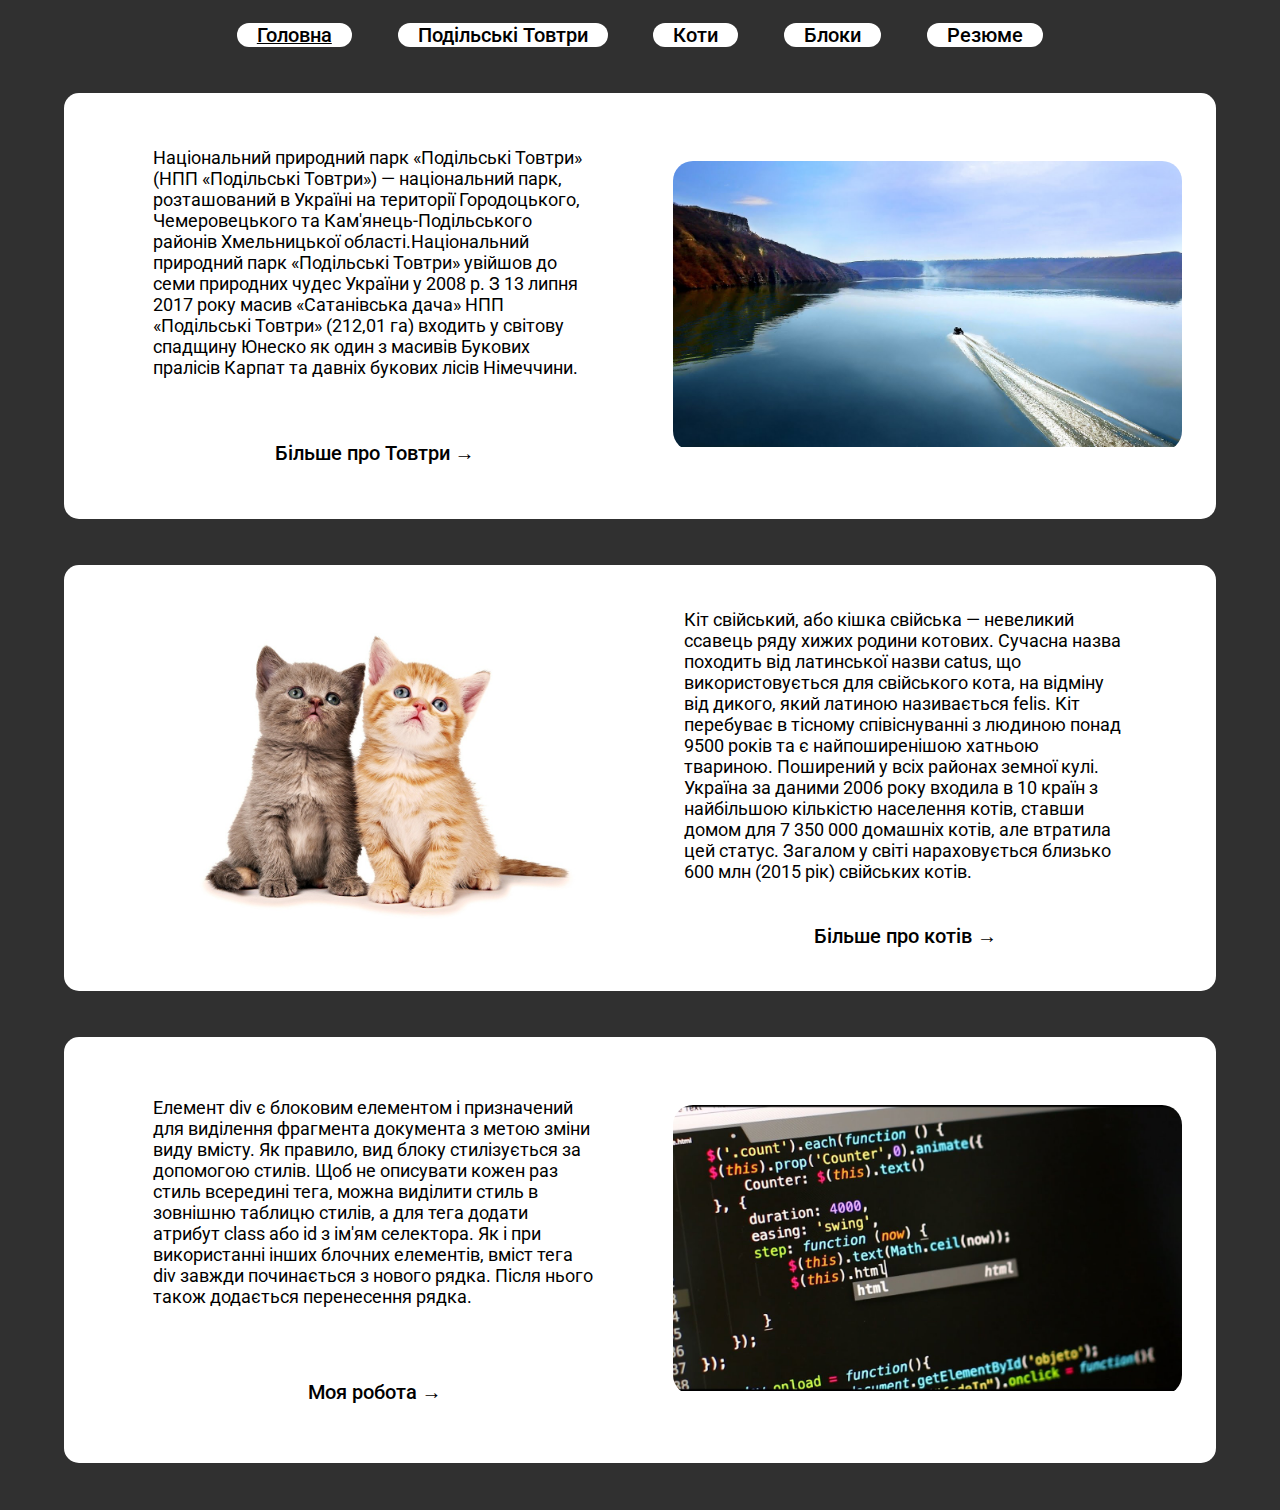
<file: index.html>
<!DOCTYPE html>
<html lang="en">
<head>
	<meta charset="UTF-8">
	<meta name="viewport" content="width=device-width, initial-scale=1.0">
	<link rel="stylesheet" href="./css/style.css">
	<title>Головна</title>
</head>
<body>
	<div class="conteiner">
		<nav class="navigation">
			<div class="navigation__links">
				<div class="navigation__link"><a href="./index.html">Головна</a></div>
				<div class="navigation__link"><a href="./Проект/index.html">Подільські Товтри</a></div>
				<div class="navigation__link"><a href="./Коти/index.html">Коти</a></div>
				<div class="navigation__link"><a href="./Blocks/index.html">Блоки</a></div>
				<div class="navigation__link"><a href="./Резюме/index.html">Резюме</a></div>
			</div>
		</nav>
		<div class="tovtru block">
			<div class="tovtru__info info">
				<div class="tovtru__text text">
					Національний природний парк «Подільські Товтри» (НПП «Подільські Товтри»)
					— національний парк, розташований в Україні на території Городоцького, Чемеровецького
					та Кам'янець-Подільського районів Хмельницької області.Національний природний парк
					«Подільські Товтри» увійшов до семи природних чудес України у 2008 р. З 13 липня
					2017 року масив «Сатанівська дача» НПП «Подільські Товтри» (212,01 га)
					входить у світову спадщину Юнеско як один з масивів Букових пралісів Карпат та давніх
					букових лісів Німеччини.		
				</div>
				<div class="tovtru__button button"><a href="./Проект/index.html">Більше про Товтри →</a></div>
			</div>
			<div class="tovtru__foto foto">
				<img src="./images/podilsky-tovtry-min.jpg" alt="">
			</div>
		</div>
		<div class="cats block">
			<div class="cats__foto foto">
				<img src="./images/cat.jpg" alt="">
			</div>
			<div class="cats__info info">
				<div class="cats__text text">
					Кіт свійський, або кішка свійська — невеликий ссавець ряду хижих родини котових.
					Сучасна назва походить від латинської назви catus, що використовується для свійського кота,
					на відміну від дикого, який латиною називається felis. Кіт перебуває в тісному співіснуванні
					з людиною понад 9500 років та є найпоширенішою хатньою твариною. Поширений
					у всіх районах земної кулі. Україна за даними 2006 року входила в 10 країн з найбільшою
					кількістю населення котів, ставши домом для 7 350 000 домашніх котів, але втратила цей статус.
					Загалом у світі нараховується близько 600 млн (2015 рік) свійських котів.
				</div>
				<div class="cats__button button">
					<a href="./Коти/index.html">Більше про котів →</a>
				</div>
			</div>
		</div>
		<div class="blocks block">
			<div class="blocks__info info">
				<div class="blocks__text text">
					Елемент div є блоковим елементом і призначений для виділення фрагмента
					документа з метою зміни виду вмісту. Як правило, вид блоку стилізується
					за допомогою стилів. Щоб не описувати кожен раз стиль всередині тега,
					можна виділити стиль в зовнішню таблицю стилів, а для тега додати атрибут
					class або id з ім'ям селектора. Як і при використанні інших блочних елементів,
					вміст тега div завжди починається з нового рядка. 
					Після нього також додається перенесення рядка.
				</div>
				<div class="blocks__button button"><a href="./Blocks/index.html">Моя робота →</a></div>
			</div>
			<div class="blocks__foto foto">
				<img src="./images/code.jpg" alt="">
			</div>
		</div>
	</div>	
</body>
</html>
</file>
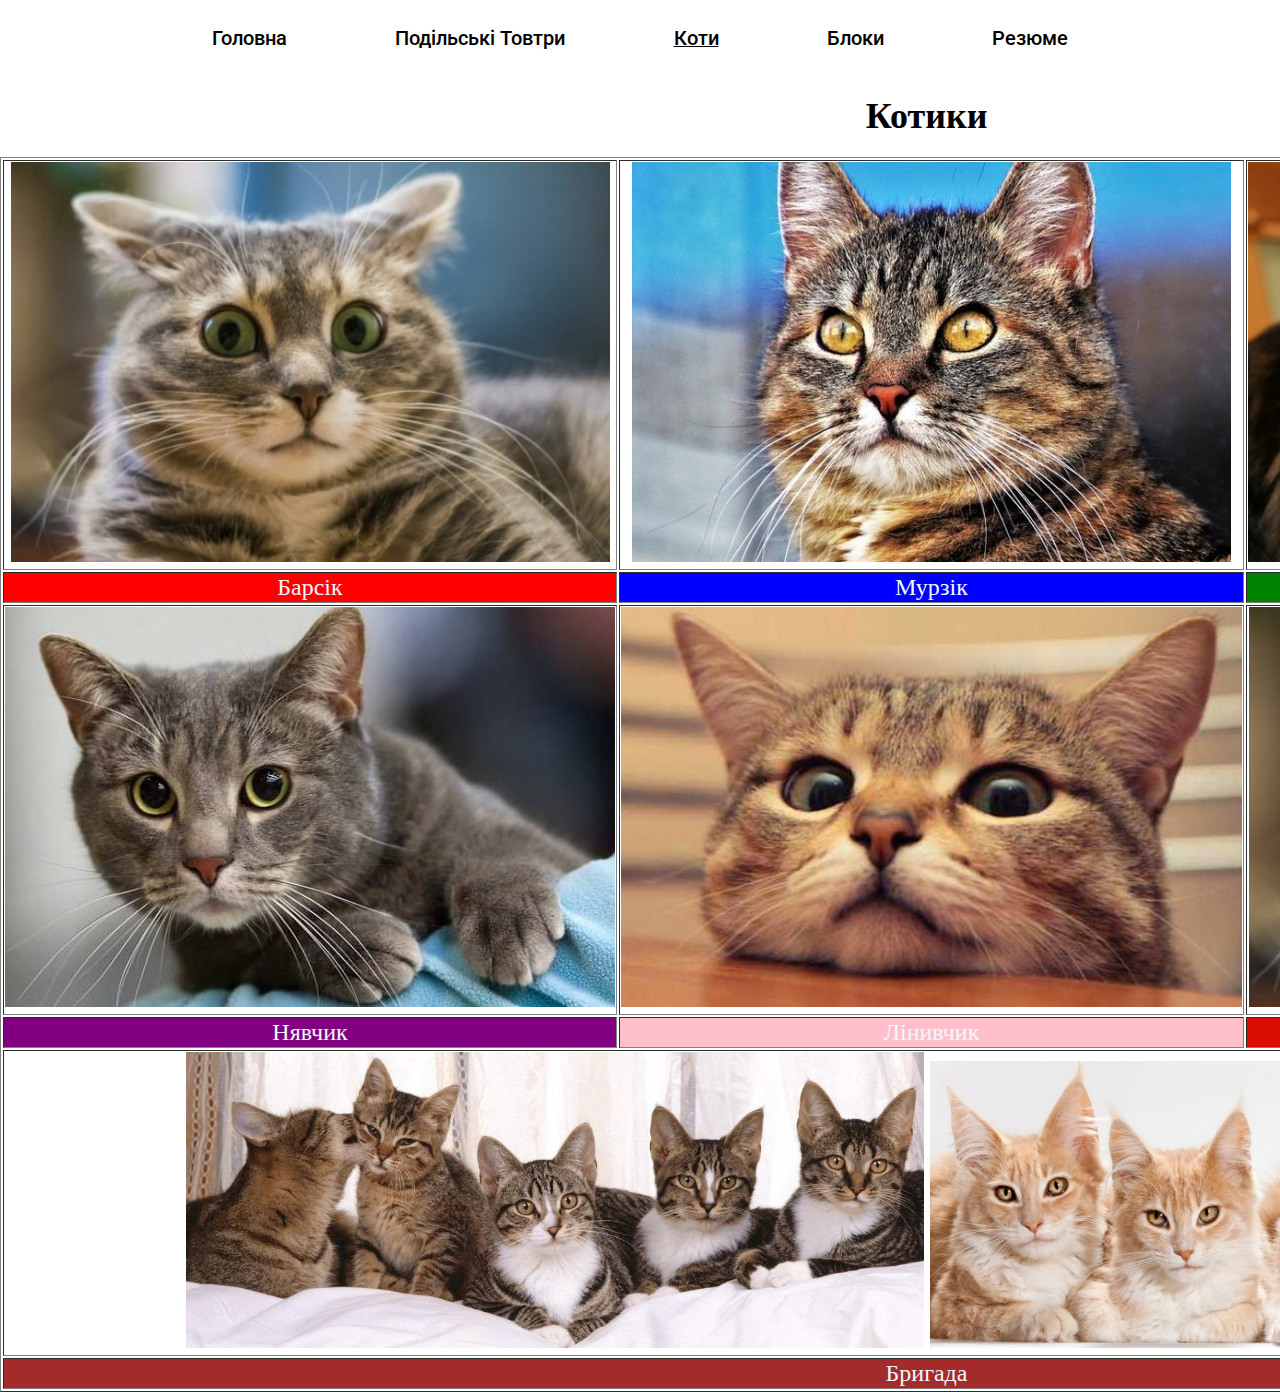
<file: Коти/index.html>
<!DOCTYPE html>
<html>
<head>
	<link rel="stylesheet" href="./css/style.css">
	<title>Таблиця</title>
</head>
<body>
	<nav class="navigation">
		<div class="navigation__links">
			<div class="navigation__link"><a href="../index.html">Головна</a></div>
			<div class="navigation__link"><a href="../Проект/index.html">Подільські Товтри</a></div>
			<div class="navigation__link"><a href="./index.html">Коти</a></div>
			<div class="navigation__link"><a href="../Blocks/index.html">Блоки</a></div>
			<div class="navigation__link"><a href="../Резюме/index.html">Резюме</a></div>
		</div>
	</nav>
	<table border="1">
		<caption>Котики</caption>
		<tr>
			<td>
				<img src="./images/1.jpg" alt="Eror: the picture is not displayed">
			</td>
			<td>
				<img src="./images/2.jpg" alt="Eror: the picture is not displayed">
			</td>
			<td>
				<img src="./images/3.jpg" alt="Eror: the picture is not displayed">
			</td>
		</tr>
		<tr>
			<td bgcolor="red">
				Барсік
			</td>
			<td bgcolor="blue">
				Мурзік
			</td>
			<td bgcolor="green">
				Леопольд
			</td>
		</tr>
		<tr>
			<td>
				<img src="./images/4.jpg" alt="Eror: the picture is not displayed">
			</td>
			<td>
				<img src="./images/6.jpg" alt="Eror: the picture is not displayed">
			</td>
			<td>
				<img src="./images/1.jpg" alt="Eror: the picture is not displayed">
			</td>
		</tr>
		<tr>
			<td bgcolor="purple">
				Нявчик
			</td>
			<td bgcolor="pink">
				Лінивчик
			</td>
			<td bgcolor="darkyellow">
				Знову Барсік
			</td>
		</tr>
		<tr class="brigade">
			<td colspan="3">
				<img src="./images/8-1.jpg" alt="Eror: the picture is not displayed">
				<img src="./images/5.jpg" alt="Eror: the picture is not displayed">
			</td>
		</tr>
		<tr>
			<td bgcolor="brown" colspan="3">
				Бригада
			</td>
		</tr>
	</table>
</body>
</html>
</file>
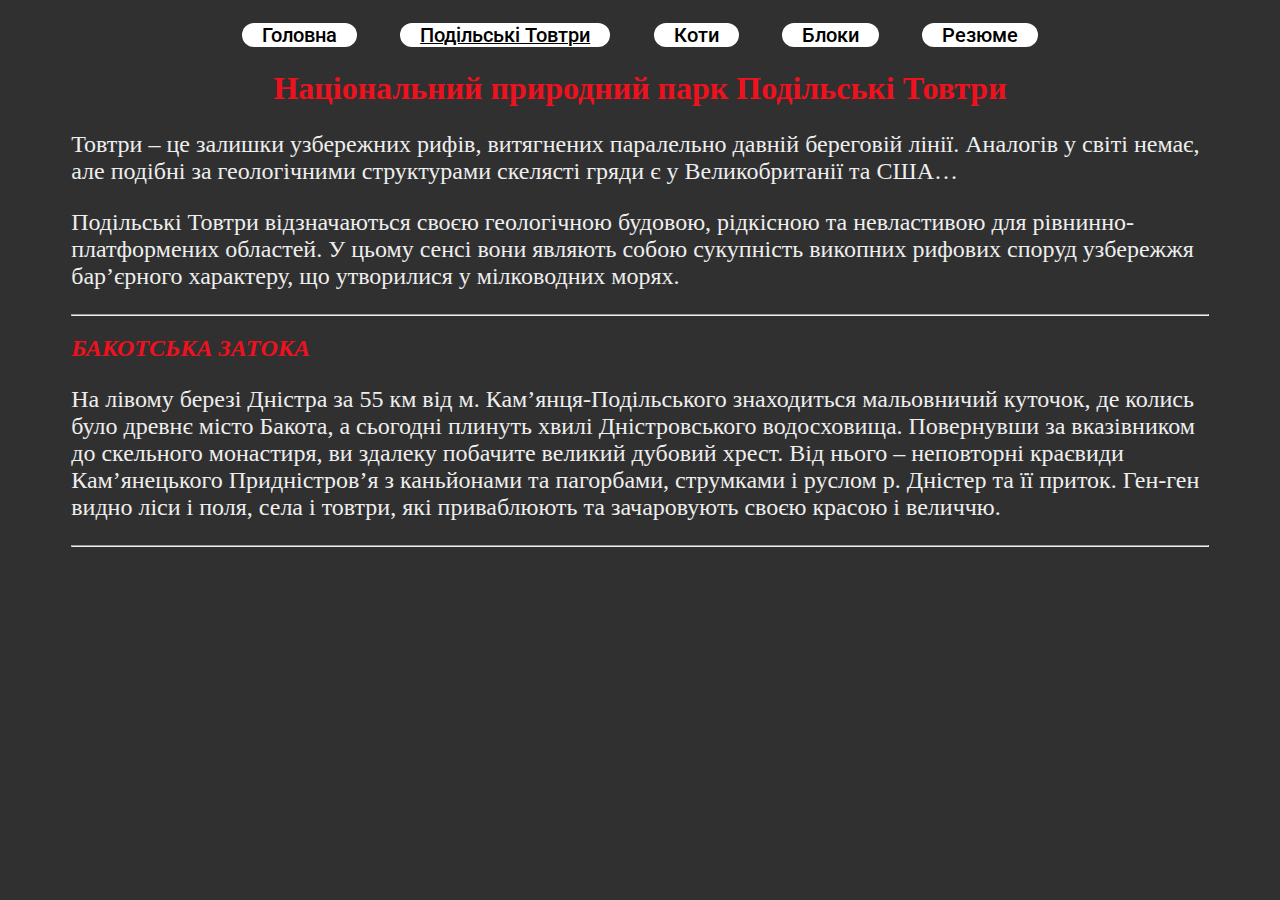
<file: Проект/index.html>
<html>
	<head>
		<title>Товтри</title>
		<!-- Підключаємо CSS -->
		<link rel="stylesheet" href="./css/style.css">
	</head>
	<body>
		<div class="conteiner">
			<nav class="navigation">
				<div class="navigation__links">
					<div class="navigation__link"><a href="../index.html">Головна</a></div>
					<div class="navigation__link"><a href="./index.html">Подільські Товтри</a></div>
					<div class="navigation__link"><a href="../Коти/index.html">Коти</a></div>
					<div class="navigation__link"><a href="../Blocks/index.html">Блоки</a></div>
					<div class="navigation__link"><a href="../Резюме/index.html">Резюме</a></div>
				</div>
			</nav>
			<h1>Національний природний парк Подільські Товтри</h1>
			<p>
				Товтри – це залишки узбережних рифів, витягнених паралельно давній
				береговій лінії. Аналогів у світі немає, але подібні за геологічними структурами
				скелясті гряди є у Великобританії та США…
			</p>
			<p>
				Подільські Товтри відзначаються своєю геологічною будовою, рідкісною та
				невластивою для рівнинно-платформених областей. У цьому сенсі вони являють
				собою сукупність викопних рифових споруд узбережжя бар’єрного характеру, що
				утворилися у мілководних морях.
			</p>
			<hr>
			<h2>
				<em>БАКОТСЬКА ЗАТОКА</em>
			</h2>
			<p>
				На лівому березі Дністра за 55 км від м. Кам’янця-Подільського знаходиться
				мальовничий куточок, де колись було древнє місто Бакота, а сьогодні плинуть хвилі
				Дністровського водосховища. Повернувши за вказівником до скельного монастиря,
				ви здалеку побачите великий дубовий хрест. Від нього – неповторні краєвиди
				Кам’янецького Придністров’я з каньйонами та пагорбами, струмками і руслом р.
				Дністер та її приток. Ген-ген видно ліси і поля, села і товтри, які приваблюють та
				зачаровують своєю красою і величчю.
			</p>
			<hr>
		</div>
	</body>
</html>
</file>
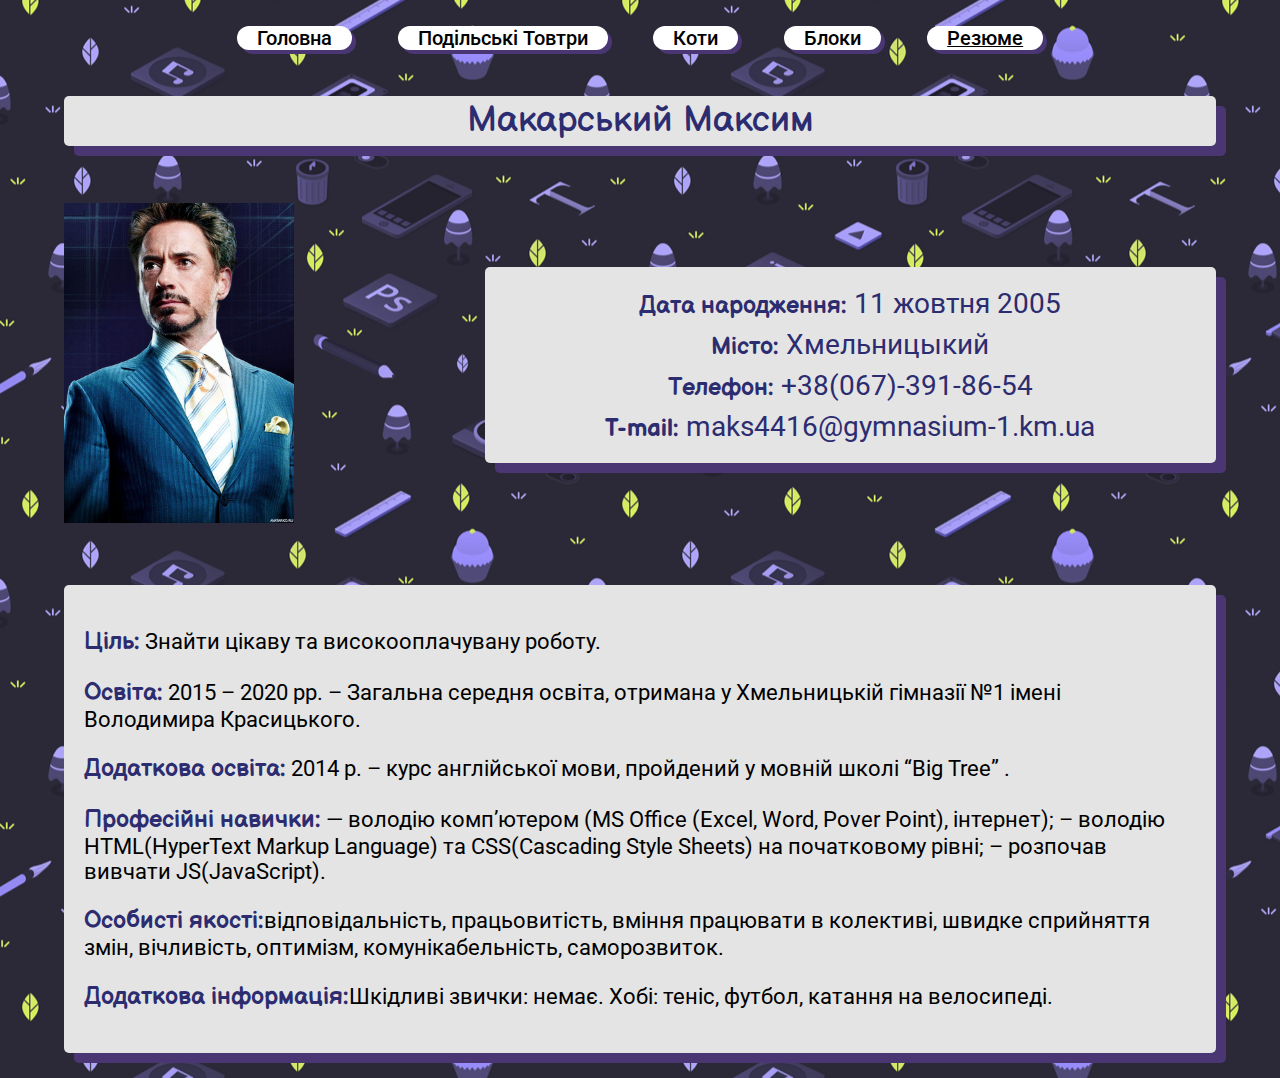
<file: Резюме/index.html>
<!DOCTYPE html>
<html lang="en">
<head>
	<meta charset="UTF-8">
	<meta name="viewport" content="width=device-width, initial-scale=1.0">
	<link rel="stylesheet" href="./css/style.css">
	<title>Резюме</title>
</head>
<body>
	<main class="main">
		<nav class="navigation">
			<div class="navigation__links">
				<div class="navigation__link"><a href="../index.html">Головна</a></div>
				<div class="navigation__link"><a href="../Проект/index.html">Подільські Товтри</a></div>
				<div class="navigation__link"><a href="../Коти/index.html">Коти</a></div>
				<div class="navigation__link"><a href="../Blocks/index.html">Блоки</a></div>
				<div class="navigation__link"><a href="./index.html">Резюме</a></div>
			</div>
		</nav>
		<div class="title">
			<div>Макарський Максим</div>
		</div>
		<div class="info">
			<div class="info__foto">
				<img src="./img/ava.jpg" alt="">
			</div>
			<div class="info__text">
				<div class="info__item"><span class="span">Дата народження:</span> 11 жовтня 2005</div>
				<div class="info__item"><span class="span">Місто:</span> Хмельницыкий</div>
				<div class="info__item"><span class="span">Телефон:</span> +38(067)-391-86-54</div>
				<div class="info__item"><span class="span">T-mail:</span> maks4416@gymnasium-1.km.ua</div>
			</div>
		</div>	
		<div class="text">
			<p>
				<span class="span">Ціль:</span> Знайти цікаву та високооплачувану роботу.
			</p>
			<p>
				<span class="span">Освіта:</span> 
				2015 – 2020 рр. – Загальна середня освіта, отримана у Хмельницькій гімназії №1 імені Володимира Красицького.
			</p>
			<p>
				<span class="span">Додаткова освіта:</span>
				2014 р. – курс англійської мови, пройдений у мовній школі “Big Tree” .
			</p>
			<p>
				<span class="span">Професійні навички:</span>
				— володію комп’ютером (MS Office (Excel, Word, Pover Point), інтернет);
				– володію HTML(HyperText Markup Language) та CSS(Cascading Style Sheets) на початковому рівні;
				– розпочав вивчати JS(JavaScript).
			</p>
			<p>
				<span class="span">Особисті якості:</span>відповідальність, працьовитість, 
				вміння працювати в колективі, швидке сприйняття змін, вічливість, оптимізм, комунікабельність, саморозвиток.
			</p>
			<p>
				<span class="span">Додаткова інформація:</span>Шкідливі звички: немає. Хобі: теніс, футбол, катання на велосипеді.
			</p>
		</div>
	</main>
</body>
</html>
</file>
<file: css/style.css>
@charset "UTF-8";
/*-----Шрифти-----*/
@import url("https://fonts.googleapis.com/css2?family=Roboto:ital,wght@0,500;1,300&display=swap");
/*----------------*/
body {
  margin: 0;
  padding: 0;
  background-color: #303030;
}

.conteiner {
  width: 90%;
  margin: 0 auto;
}

.block {
  height: 380px;
  margin: 4% auto;
  padding: 2%;
  background-color: #fff;
  display: flex;
  justify-content: space-around;
  align-items: center;
  border-radius: 15px;
}

.info {
  width: 50%;
  height: 100%;
  display: flex;
  flex-direction: column;
  align-items: center;
  justify-content: space-around;
}

.text {
  font-size: 18px;
  font-family: "Roboto";
  max-width: 80%;
  min-height: 50%;
}

.button {
  border-radius: 15px;
  background-color: #fff;
  cursor: pointer;
  color: #000;
}

.button a {
  border-radius: 15px;
  padding: 4px 20px;
  width: 100%;
  height: 100%;
  font-size: 20px;
  font-family: "Roboto";
  font-weight: 500;
  text-decoration: none;
  color: #000;
}

.button a:visited {
  color: #000;
}

.button a:hover {
  animation-name: anm__for__menu;
  animation-duration: 1.5s;
  animation-fill-mode: forwards;
}

.button:hover {
  animation-name: anm__for__menu;
  animation-duration: 1.5s;
  animation-fill-mode: forwards;
}

.foto {
  width: 46%;
  border-radius: 20px;
  overflow: hidden;
}

.foto img {
  max-width: 100%;
}

.navigation {
  margin: 2% 0 4% 0;
  display: flex;
  align-items: center;
  justify-content: center;
}

.navigation__links {
  min-width: 70%;
  display: flex;
  justify-content: space-between;
  align-items: center;
}

.navigation__link {
  border-radius: 15px;
  background-color: #fff;
  cursor: pointer;
  color: #000;
}

.navigation__link a {
  border-radius: 15px;
  padding: 4px 20px;
  width: 100%;
  height: 100%;
  font-size: 20px;
  font-family: "Roboto";
  font-weight: 500;
  text-decoration: none;
  color: #000;
}

.navigation__link a:visited {
  color: #000;
}

.navigation__link a:hover {
  animation-name: anm__for__menu;
  animation-duration: 1.5s;
  animation-fill-mode: forwards;
}

.navigation__link:hover {
  animation-name: anm__for__menu;
  animation-duration: 1.5s;
  animation-fill-mode: forwards;
}

.navigation__link:first-child {
  text-decoration: underline;
}

@keyframes anm__for__menu {
  0% {
    background-color: #fff;
  }
  100% {
    background-color: #5c6ac5;
    color: #fff;
  }
}
</file>
<file: Коти/css/style.css>
@charset "UTF-8";
/*-----Шрифти-----*/
@import url("https://fonts.googleapis.com/css2?family=Roboto:ital,wght@0,500;1,300&display=swap");
/*----------------*/
body {
  padding: 0;
  margin: 0;
}

table {
  width: 100%;
  margin: 0 auto;
}

caption {
  font-size: 36px;
  font-weight: bold;
  text-align: center;
  padding: 20px 0;
}

td {
  width: 33.3%;
  text-align: center;
  font-size: 24px;
  color: aliceblue;
}

.brigade img {
  max-width: 40%;
  height: 70%;
}

.navigation {
  margin: 2% auto;
  display: -webkit-box;
  display: -ms-flexbox;
  display: flex;
  align-items: center;
  justify-content: center;
}

.navigation__links {
  min-width: 70%;
  display: -webkit-box;
  display: -ms-flexbox;
  display: flex;
  justify-content: space-between;
  align-items: center;
}

.navigation__link {
  border-radius: 15px;
  background-color: #fff;
  cursor: pointer;
  color: #000;
}

.navigation__link a {
  border-radius: 15px;
  padding: 4px 20px;
  width: 100%;
  height: 100%;
  font-size: 20px;
  font-family: "Roboto";
  font-weight: 500;
  text-decoration: none;
  color: #000;
}

.navigation__link a:visited {
  color: #000;
}

.navigation__link a:hover {
  animation-name: anm__for__menu;
  animation-duration: 1.5s;
  animation-fill-mode: forwards;
}

.navigation__link:hover {
  animation-name: anm__for__menu;
  animation-duration: 1.5s;
  animation-fill-mode: forwards;
}

.navigation__link:nth-child(3) {
  text-decoration: underline;
}

@keyframes anm__for__menu {
  0% {
    background-color: #fff;
  }
  100% {
    background-color: #5c6ac5;
    color: #fff;
  }
}
</file>
<file: Проект/css/style.css>
@charset "UTF-8";
/*-----Шрифти-----*/
@import url("https://fonts.googleapis.com/css2?family=Roboto:ital,wght@0,500;1,300&display=swap");
/*----------*/
.conteiner {
  width: 90%;
  margin: 0 auto;
}

body {
  background-color: #303030;
}

h1 {
  text-align: center;
  color: #ee111e;
}

h2 {
  text-align: start;
  color: #ee111e;
}

p {
  font-size: 24px;
  color: #eeeeee;
}

.navigation {
  margin: 2% 0;
  display: -webkit-box;
  display: -ms-flexbox;
  display: flex;
  align-items: center;
  justify-content: center;
}

.navigation__links {
  min-width: 70%;
  display: -webkit-box;
  display: -ms-flexbox;
  display: flex;
  justify-content: space-between;
  align-items: center;
}

.navigation__link {
  border-radius: 15px;
  background-color: #fff;
  cursor: pointer;
  color: #000;
}

.navigation__link a {
  border-radius: 15px;
  padding: 4px 20px;
  width: 100%;
  height: 100%;
  font-size: 20px;
  font-family: "Roboto";
  font-weight: 500;
  text-decoration: none;
  color: #000;
}

.navigation__link a:visited {
  color: #000;
}

.navigation__link a:hover {
  animation-name: anm__for__menu;
  animation-duration: 1.5s;
  animation-fill-mode: forwards;
}

.navigation__link:hover {
  animation-name: anm__for__menu;
  animation-duration: 1.5s;
  animation-fill-mode: forwards;
}

.navigation__link:nth-child(2) {
  text-decoration: underline;
}

@keyframes anm__for__menu {
  0% {
    background-color: #fff;
  }
  100% {
    background-color: #ee111e;
    color: #fff;
  }
}
</file>
<file: Резюме/css/style.css>
@charset "UTF-8";
/*-------------------------------------------Шрифти----------------------------------------*/
@import url("https://fonts.googleapis.com/css2?family=Balsamiq+Sans:wght@700&display=swap");
@import url("https://fonts.googleapis.com/css2?family=Roboto:ital,wght@0,500;1,300&display=swap");
/*-------------------------------------------Стилі-----------------------------------------*/
body {
  margin: 0;
  background: url("../img/design-tools.jpg") 100% 100%;
}

.span {
  font-family: 'Balsamiq Sans';
  font-weight: 700;
  font-size: 24px;
  color: #2c2c70;
}

main {
  width: 90%;
  height: auto;
  margin: 0 auto;
  padding: 2% 0;
}

.title {
  width: 100%;
  height: 50px;
  text-align: center;
  display: flex;
  align-items: center;
  justify-content: center;
  background-color: #e4e4e4;
  border-radius: 5px;
  margin-bottom: 5%;
  box-shadow: 10px 10px #4b3674;
}

.title div {
  font-family: 'Balsamiq Sans';
  font-size: 36px;
  color: #2c2c70;
}

.info {
  display: flex;
  justify-content: space-between;
  align-items: center;
  margin-bottom: 5%;
}

.info__foto {
  max-width: 20%;
}

.info__foto img {
  width: 100%;
}

.info__text {
  background-color: #e4e4e4;
  border-radius: 5px;
  min-width: 60%;
  flex-grow: 0;
  padding: 20px 20px;
  display: -webkit-box;
  display: -ms-flexbox;
  display: flex;
  flex-direction: column;
  align-items: center;
  box-shadow: 10px 10px #4b3674;
}

.info__item {
  font-family: "Roboto";
  font-size: 28px;
  font-weight: 400;
  color: #2c2c70;
  margin-bottom: 8px;
}

.info__item:last-child {
  margin: 0;
}

.text {
  background-color: #e4e4e4;
  box-shadow: 10px 10px #4b3674;
  padding: 20px 20px;
  border-radius: 5px;
}

.text p {
  font-family: "Roboto";
  font-size: 22px;
}

.navigation {
  margin: 0 0 4% 0;
  display: -webkit-box;
  display: -ms-flexbox;
  display: flex;
  align-items: center;
  justify-content: center;
}

.navigation__links {
  min-width: 70%;
  display: -webkit-box;
  display: -ms-flexbox;
  display: flex;
  justify-content: space-between;
  align-items: center;
}

.navigation__link {
  border-radius: 15px;
  background-color: #fff;
  cursor: pointer;
  color: #000;
  box-shadow: 4px 4px #4b3674;
}

.navigation__link a {
  border-radius: 15px;
  padding: 4px 20px;
  width: 100%;
  height: 100%;
  font-size: 20px;
  font-family: "Roboto";
  font-weight: 500;
  text-decoration: none;
  color: #000;
}

.navigation__link a:visited {
  color: #000;
}

.navigation__link a:hover {
  animation-name: anm__for__menu;
  animation-duration: 1.5s;
  animation-fill-mode: forwards;
}

.navigation__link:hover {
  animation-name: anm__for__menu;
  animation-duration: 1.5s;
  animation-fill-mode: forwards;
}

.navigation__link:last-child {
  text-decoration: underline;
}

@keyframes anm__for__menu {
  0% {
    background-color: #fff;
    box-shadow: 4px 4px #4b3674;
  }
  100% {
    background-color: #4b3674;
    box-shadow: 4px 4px #e4e4e4;
    color: #fff;
  }
}
</file>
